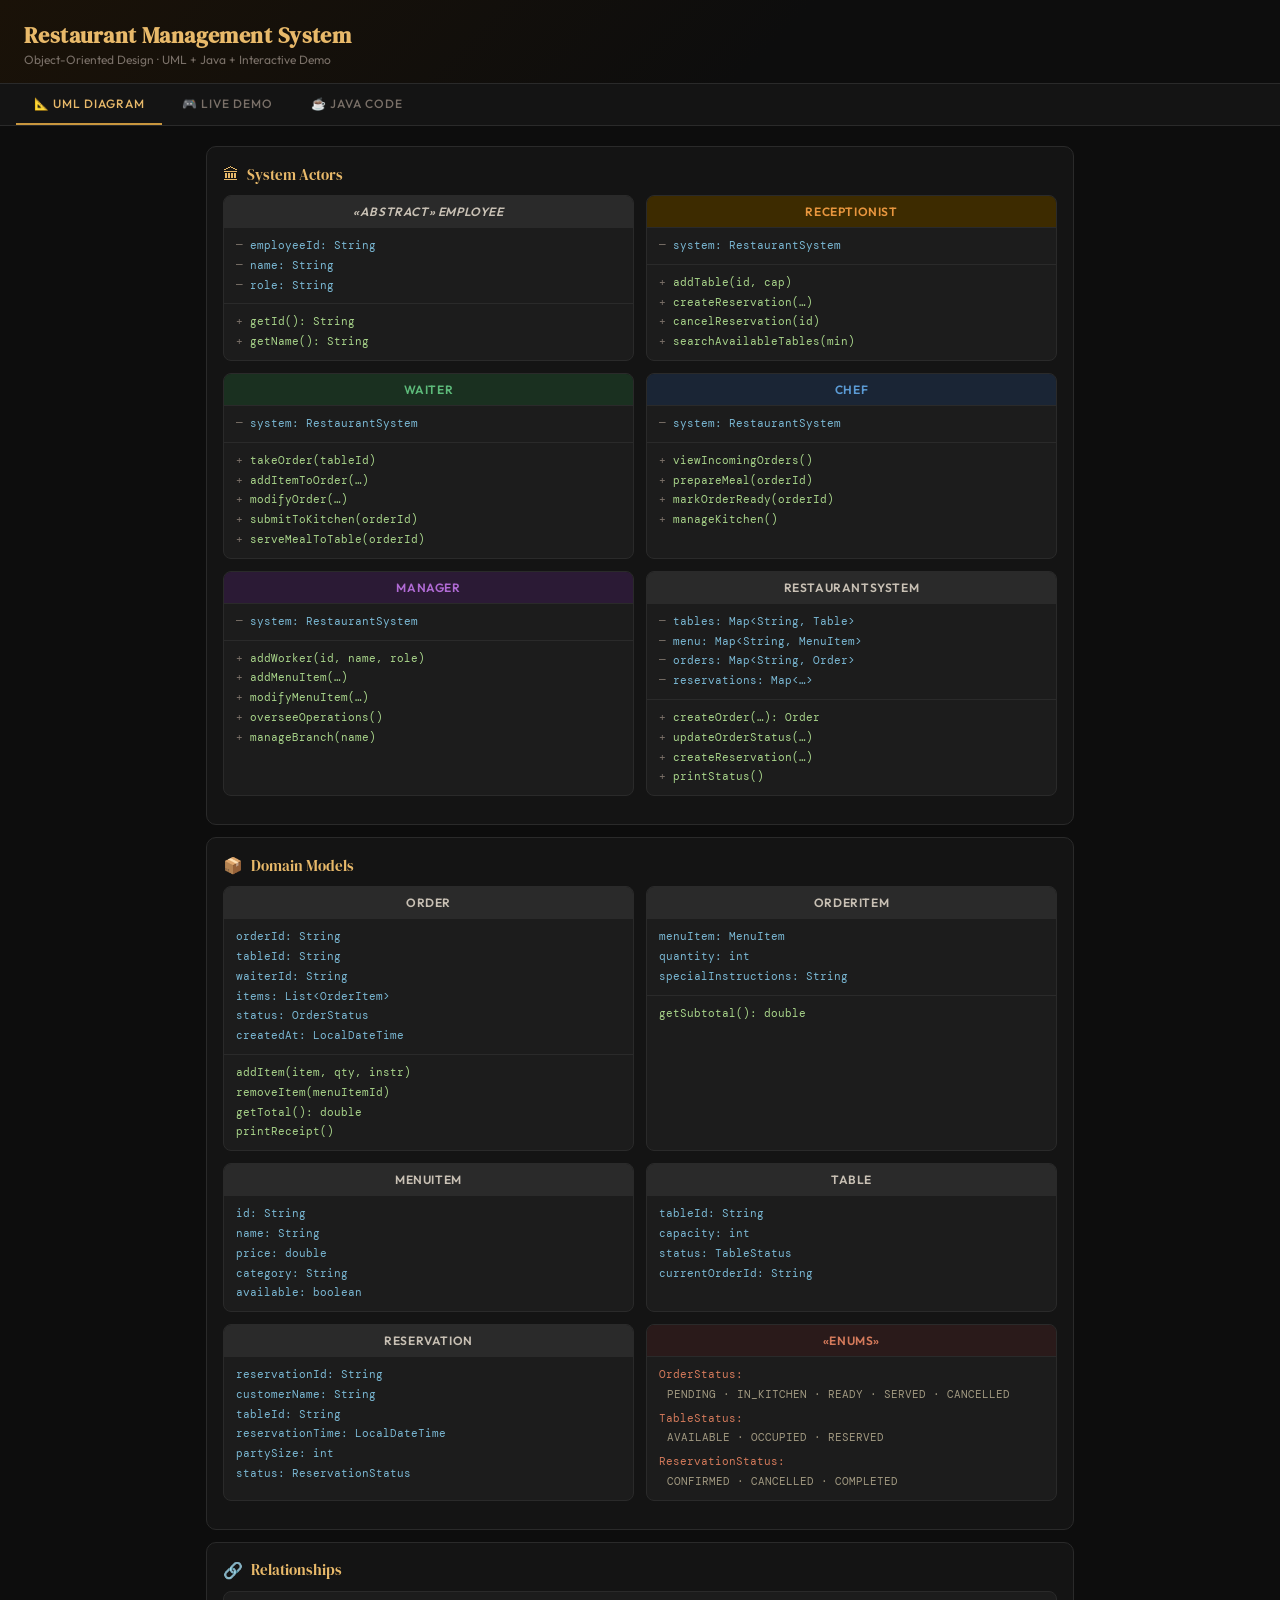
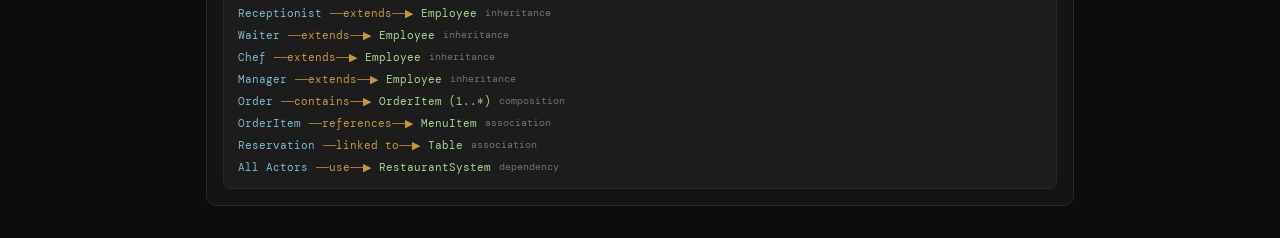
<file: restaurant_ood.html>
<!DOCTYPE html>
<html lang="en">
<head>
<meta charset="UTF-8">
<meta name="viewport" content="width=device-width, initial-scale=1.0">
<title>Restaurant Management System — OOD</title>
<style>
  @import url('https://fonts.googleapis.com/css2?family=DM+Serif+Display:ital@0;1&family=DM+Mono:wght@400;500&family=Outfit:wght@300;400;500;600&display=swap');

  :root {
    --bg: #0d0d0d;
    --surface: #141414;
    --surface2: #1c1c1c;
    --border: #2a2a2a;
    --accent: #c8963e;
    --accent2: #e8b96a;
    --red: #c0392b;
    --green: #27ae60;
    --blue: #2980b9;
    --purple: #8e44ad;
    --text: #e8e0d4;
    --muted: #7a7068;
    --font-serif: 'DM Serif Display', serif;
    --font-sans: 'Outfit', sans-serif;
    --font-mono: 'DM Mono', monospace;
  }

  * { box-sizing: border-box; margin: 0; padding: 0; }

  body {
    background: var(--bg);
    color: var(--text);
    font-family: var(--font-sans);
    min-height: 100vh;
    font-size: 14px;
  }

  /* HEADER */
  header {
    background: linear-gradient(135deg, #1a1208 0%, #0d0d0d 60%);
    border-bottom: 1px solid var(--border);
    padding: 20px 24px 16px;
    position: sticky; top: 0; z-index: 100;
  }
  header h1 {
    font-family: var(--font-serif);
    font-size: 22px;
    color: var(--accent2);
    letter-spacing: 0.02em;
  }
  header p { color: var(--muted); font-size: 12px; margin-top: 2px; }

  /* TABS */
  .tabs {
    display: flex;
    gap: 2px;
    background: var(--surface);
    border-bottom: 1px solid var(--border);
    padding: 0 16px;
    overflow-x: auto;
    scrollbar-width: none;
  }
  .tabs::-webkit-scrollbar { display: none; }
  .tab {
    padding: 12px 18px;
    cursor: pointer;
    font-size: 12px;
    font-weight: 500;
    color: var(--muted);
    border-bottom: 2px solid transparent;
    white-space: nowrap;
    transition: all 0.2s;
    text-transform: uppercase;
    letter-spacing: 0.08em;
  }
  .tab:hover { color: var(--text); }
  .tab.active { color: var(--accent2); border-bottom-color: var(--accent); }

  /* PANELS */
  .panel { display: none; padding: 20px 16px; max-width: 900px; margin: 0 auto; }
  .panel.active { display: block; }

  /* CARDS */
  .card {
    background: var(--surface);
    border: 1px solid var(--border);
    border-radius: 10px;
    padding: 16px;
    margin-bottom: 12px;
  }
  .card-title {
    font-family: var(--font-serif);
    font-size: 15px;
    color: var(--accent2);
    margin-bottom: 10px;
    display: flex; align-items: center; gap: 8px;
  }
  .card-title .icon { font-size: 16px; }

  /* UML DIAGRAM */
  .uml-grid {
    display: grid;
    grid-template-columns: 1fr 1fr;
    gap: 12px;
    margin-bottom: 12px;
  }
  .uml-class {
    background: var(--surface2);
    border-radius: 8px;
    overflow: hidden;
    border: 1px solid var(--border);
  }
  .uml-class-header {
    padding: 8px 12px;
    font-weight: 600;
    font-size: 12px;
    text-align: center;
    letter-spacing: 0.05em;
    text-transform: uppercase;
  }
  .uml-class-header.abstract { font-style: italic; }
  .uml-section {
    padding: 8px 12px;
    border-top: 1px solid var(--border);
    font-family: var(--font-mono);
    font-size: 11px;
    line-height: 1.8;
    color: #a09880;
  }
  .uml-section .field { color: #7ab8d4; }
  .uml-section .method { color: #a8d48a; }
  .uml-section .visibility { color: var(--muted); }
  .uml-rel {
    background: var(--surface2);
    border: 1px solid var(--border);
    border-radius: 8px;
    padding: 10px 14px;
    font-family: var(--font-mono);
    font-size: 11px;
    line-height: 2;
  }
  .rel-line { display: flex; align-items: center; gap: 8px; }
  .rel-from { color: #7ab8d4; }
  .rel-arrow { color: var(--accent); }
  .rel-to { color: #a8d48a; }
  .rel-label { color: var(--muted); font-size: 10px; }

  /* COLOR BADGES */
  .badge-receptionist { background: #3d2b00; color: #e8963e; }
  .badge-waiter       { background: #1a3020; color: #5dba7a; }
  .badge-manager      { background: #2b1a35; color: #b06ad4; }
  .badge-chef         { background: #1a2535; color: #5b9bd5; }
  .badge-system       { background: #2a2a2a; color: #c8c0b4; }
  .badge-enum         { background: #2a1a1a; color: #d47a5b; }

  /* INTERACTIVE DEMO */
  .role-selector {
    display: grid;
    grid-template-columns: repeat(4, 1fr);
    gap: 8px;
    margin-bottom: 16px;
  }
  .role-btn {
    padding: 10px 8px;
    border-radius: 8px;
    border: 1px solid var(--border);
    background: var(--surface2);
    cursor: pointer;
    text-align: center;
    transition: all 0.2s;
    font-family: var(--font-sans);
    font-size: 11px;
    font-weight: 600;
    text-transform: uppercase;
    letter-spacing: 0.05em;
    color: var(--muted);
  }
  .role-btn:hover { border-color: var(--accent); color: var(--text); }
  .role-btn.active { border-color: var(--accent); color: var(--accent2); background: #1f1508; }
  .role-btn .role-icon { font-size: 20px; display: block; margin-bottom: 4px; }

  .actions-grid {
    display: grid;
    grid-template-columns: 1fr 1fr;
    gap: 8px;
    margin-bottom: 16px;
  }
  .action-btn {
    padding: 10px 12px;
    border-radius: 6px;
    border: 1px solid var(--border);
    background: var(--surface2);
    cursor: pointer;
    font-family: var(--font-sans);
    font-size: 12px;
    color: var(--text);
    transition: all 0.15s;
    text-align: left;
  }
  .action-btn:hover { background: #222; border-color: var(--accent); }
  .action-btn .method-name { color: var(--accent2); font-family: var(--font-mono); font-size: 11px; display: block; margin-bottom: 2px; }

  /* LOG */
  .log-box {
    background: #080808;
    border: 1px solid var(--border);
    border-radius: 8px;
    padding: 12px;
    font-family: var(--font-mono);
    font-size: 11px;
    line-height: 1.8;
    min-height: 200px;
    max-height: 300px;
    overflow-y: auto;
  }
  .log-entry { padding: 2px 0; animation: fadeIn 0.3s ease; }
  .log-entry.system { color: var(--muted); }
  .log-entry.success { color: #5dba7a; }
  .log-entry.info    { color: #5b9bd5; }
  .log-entry.warn    { color: var(--accent2); }
  .log-entry.error   { color: #e05555; }
  .log-entry.receipt { color: #c8c0b4; border-left: 2px solid var(--accent); padding-left: 8px; }

  @keyframes fadeIn { from { opacity: 0; transform: translateY(4px); } to { opacity: 1; } }

  /* STATE VIEW */
  .state-grid { display: grid; grid-template-columns: 1fr 1fr; gap: 10px; }
  .state-box {
    background: var(--surface2);
    border: 1px solid var(--border);
    border-radius: 8px;
    padding: 10px 12px;
  }
  .state-box h4 { font-size: 10px; text-transform: uppercase; letter-spacing: 0.1em; color: var(--muted); margin-bottom: 8px; }
  .state-item {
    display: flex; justify-content: space-between; align-items: center;
    padding: 4px 0;
    border-bottom: 1px solid #1a1a1a;
    font-size: 12px;
  }
  .state-item:last-child { border-bottom: none; }
  .status-pill {
    padding: 2px 8px; border-radius: 99px; font-size: 10px; font-weight: 600;
  }
  .pill-available { background: #1a3020; color: #5dba7a; }
  .pill-occupied  { background: #3d1a1a; color: #e05555; }
  .pill-reserved  { background: #3d2b00; color: var(--accent2); }
  .pill-pending   { background: #2a2a3d; color: #8888ee; }
  .pill-kitchen   { background: #3d2b00; color: var(--accent2); }
  .pill-ready     { background: #1a3020; color: #5dba7a; }
  .pill-served    { background: #1a1a1a; color: var(--muted); }

  /* INPUT FORM */
  .form-row { display: flex; gap: 8px; margin-bottom: 8px; }
  .form-input {
    flex: 1;
    background: var(--surface2);
    border: 1px solid var(--border);
    border-radius: 6px;
    padding: 8px 10px;
    font-family: var(--font-mono);
    font-size: 12px;
    color: var(--text);
    outline: none;
  }
  .form-input:focus { border-color: var(--accent); }
  .form-select {
    flex: 1;
    background: var(--surface2);
    border: 1px solid var(--border);
    border-radius: 6px;
    padding: 8px 10px;
    font-size: 12px;
    color: var(--text);
    outline: none;
    cursor: pointer;
  }
  .btn-run {
    padding: 8px 16px;
    background: var(--accent);
    color: #0d0d0d;
    border: none;
    border-radius: 6px;
    font-weight: 700;
    font-size: 12px;
    cursor: pointer;
    font-family: var(--font-sans);
    transition: background 0.2s;
  }
  .btn-run:hover { background: var(--accent2); }

  /* JAVA CODE VIEW */
  .code-block {
    background: #080808;
    border: 1px solid var(--border);
    border-radius: 8px;
    padding: 14px;
    font-family: var(--font-mono);
    font-size: 11px;
    line-height: 1.9;
    overflow-x: auto;
    white-space: pre;
    color: #c8c0b4;
  }
  .kw  { color: #cc99cd; }
  .cls { color: #7ab8d4; }
  .str { color: #7ec699; }
  .cmt { color: #5a5a5a; font-style: italic; }
  .num { color: #f08d49; }
  .fn  { color: #e8c96e; }

  .section-label {
    font-size: 10px;
    text-transform: uppercase;
    letter-spacing: 0.12em;
    color: var(--muted);
    margin-bottom: 8px;
    margin-top: 16px;
  }
  .divider {
    border: none;
    border-top: 1px solid var(--border);
    margin: 16px 0;
  }

  /* SCROLLBAR */
  ::-webkit-scrollbar { width: 4px; height: 4px; }
  ::-webkit-scrollbar-track { background: var(--bg); }
  ::-webkit-scrollbar-thumb { background: var(--border); border-radius: 2px; }
</style>
</head>
<body>

<header>
  <h1>Restaurant Management System</h1>
  <p>Object-Oriented Design · UML + Java + Interactive Demo</p>
</header>

<nav class="tabs">
  <div class="tab active" onclick="showTab('uml')">📐 UML Diagram</div>
  <div class="tab" onclick="showTab('demo')">🎮 Live Demo</div>
  <div class="tab" onclick="showTab('java')">☕ Java Code</div>
</nav>

<!-- =================== UML TAB =================== -->
<div id="tab-uml" class="panel active">

  <div class="card">
    <div class="card-title"><span class="icon">🏛</span> System Actors</div>
    <div class="uml-grid">

      <div class="uml-class">
        <div class="uml-class-header abstract badge-system">«abstract» Employee</div>
        <div class="uml-section">
          <div><span class="visibility">—</span> <span class="field">employeeId: String</span></div>
          <div><span class="visibility">—</span> <span class="field">name: String</span></div>
          <div><span class="visibility">—</span> <span class="field">role: String</span></div>
        </div>
        <div class="uml-section">
          <div><span class="visibility">+</span> <span class="method">getId(): String</span></div>
          <div><span class="visibility">+</span> <span class="method">getName(): String</span></div>
        </div>
      </div>

      <div class="uml-class">
        <div class="uml-class-header badge-receptionist">Receptionist</div>
        <div class="uml-section">
          <div><span class="visibility">—</span> <span class="field">system: RestaurantSystem</span></div>
        </div>
        <div class="uml-section">
          <div><span class="visibility">+</span> <span class="method">addTable(id, cap)</span></div>
          <div><span class="visibility">+</span> <span class="method">createReservation(…)</span></div>
          <div><span class="visibility">+</span> <span class="method">cancelReservation(id)</span></div>
          <div><span class="visibility">+</span> <span class="method">searchAvailableTables(min)</span></div>
        </div>
      </div>

      <div class="uml-class">
        <div class="uml-class-header badge-waiter">Waiter</div>
        <div class="uml-section">
          <div><span class="visibility">—</span> <span class="field">system: RestaurantSystem</span></div>
        </div>
        <div class="uml-section">
          <div><span class="visibility">+</span> <span class="method">takeOrder(tableId)</span></div>
          <div><span class="visibility">+</span> <span class="method">addItemToOrder(…)</span></div>
          <div><span class="visibility">+</span> <span class="method">modifyOrder(…)</span></div>
          <div><span class="visibility">+</span> <span class="method">submitToKitchen(orderId)</span></div>
          <div><span class="visibility">+</span> <span class="method">serveMealToTable(orderId)</span></div>
        </div>
      </div>

      <div class="uml-class">
        <div class="uml-class-header badge-chef">Chef</div>
        <div class="uml-section">
          <div><span class="visibility">—</span> <span class="field">system: RestaurantSystem</span></div>
        </div>
        <div class="uml-section">
          <div><span class="visibility">+</span> <span class="method">viewIncomingOrders()</span></div>
          <div><span class="visibility">+</span> <span class="method">prepareMeal(orderId)</span></div>
          <div><span class="visibility">+</span> <span class="method">markOrderReady(orderId)</span></div>
          <div><span class="visibility">+</span> <span class="method">manageKitchen()</span></div>
        </div>
      </div>

      <div class="uml-class">
        <div class="uml-class-header badge-manager">Manager</div>
        <div class="uml-section">
          <div><span class="visibility">—</span> <span class="field">system: RestaurantSystem</span></div>
        </div>
        <div class="uml-section">
          <div><span class="visibility">+</span> <span class="method">addWorker(id, name, role)</span></div>
          <div><span class="visibility">+</span> <span class="method">addMenuItem(…)</span></div>
          <div><span class="visibility">+</span> <span class="method">modifyMenuItem(…)</span></div>
          <div><span class="visibility">+</span> <span class="method">overseeOperations()</span></div>
          <div><span class="visibility">+</span> <span class="method">manageBranch(name)</span></div>
        </div>
      </div>

      <div class="uml-class">
        <div class="uml-class-header badge-system">RestaurantSystem</div>
        <div class="uml-section">
          <div><span class="visibility">—</span> <span class="field">tables: Map&lt;String, Table&gt;</span></div>
          <div><span class="visibility">—</span> <span class="field">menu: Map&lt;String, MenuItem&gt;</span></div>
          <div><span class="visibility">—</span> <span class="field">orders: Map&lt;String, Order&gt;</span></div>
          <div><span class="visibility">—</span> <span class="field">reservations: Map&lt;…&gt;</span></div>
        </div>
        <div class="uml-section">
          <div><span class="visibility">+</span> <span class="method">createOrder(…): Order</span></div>
          <div><span class="visibility">+</span> <span class="method">updateOrderStatus(…)</span></div>
          <div><span class="visibility">+</span> <span class="method">createReservation(…)</span></div>
          <div><span class="visibility">+</span> <span class="method">printStatus()</span></div>
        </div>
      </div>

    </div>
  </div>

  <div class="card">
    <div class="card-title"><span class="icon">📦</span> Domain Models</div>
    <div class="uml-grid">

      <div class="uml-class">
        <div class="uml-class-header badge-system">Order</div>
        <div class="uml-section">
          <div><span class="field">orderId: String</span></div>
          <div><span class="field">tableId: String</span></div>
          <div><span class="field">waiterId: String</span></div>
          <div><span class="field">items: List&lt;OrderItem&gt;</span></div>
          <div><span class="field">status: OrderStatus</span></div>
          <div><span class="field">createdAt: LocalDateTime</span></div>
        </div>
        <div class="uml-section">
          <div><span class="method">addItem(item, qty, instr)</span></div>
          <div><span class="method">removeItem(menuItemId)</span></div>
          <div><span class="method">getTotal(): double</span></div>
          <div><span class="method">printReceipt()</span></div>
        </div>
      </div>

      <div class="uml-class">
        <div class="uml-class-header badge-system">OrderItem</div>
        <div class="uml-section">
          <div><span class="field">menuItem: MenuItem</span></div>
          <div><span class="field">quantity: int</span></div>
          <div><span class="field">specialInstructions: String</span></div>
        </div>
        <div class="uml-section">
          <div><span class="method">getSubtotal(): double</span></div>
        </div>
      </div>

      <div class="uml-class">
        <div class="uml-class-header badge-system">MenuItem</div>
        <div class="uml-section">
          <div><span class="field">id: String</span></div>
          <div><span class="field">name: String</span></div>
          <div><span class="field">price: double</span></div>
          <div><span class="field">category: String</span></div>
          <div><span class="field">available: boolean</span></div>
        </div>
      </div>

      <div class="uml-class">
        <div class="uml-class-header badge-system">Table</div>
        <div class="uml-section">
          <div><span class="field">tableId: String</span></div>
          <div><span class="field">capacity: int</span></div>
          <div><span class="field">status: TableStatus</span></div>
          <div><span class="field">currentOrderId: String</span></div>
        </div>
      </div>

      <div class="uml-class">
        <div class="uml-class-header badge-system">Reservation</div>
        <div class="uml-section">
          <div><span class="field">reservationId: String</span></div>
          <div><span class="field">customerName: String</span></div>
          <div><span class="field">tableId: String</span></div>
          <div><span class="field">reservationTime: LocalDateTime</span></div>
          <div><span class="field">partySize: int</span></div>
          <div><span class="field">status: ReservationStatus</span></div>
        </div>
      </div>

      <div class="uml-class">
        <div class="uml-class-header badge-enum">«enums»</div>
        <div class="uml-section">
          <div style="color:#d47a5b">OrderStatus:</div>
          <div style="padding-left:8px;color:#a09880">PENDING · IN_KITCHEN · READY · SERVED · CANCELLED</div>
          <div style="color:#d47a5b;margin-top:4px">TableStatus:</div>
          <div style="padding-left:8px;color:#a09880">AVAILABLE · OCCUPIED · RESERVED</div>
          <div style="color:#d47a5b;margin-top:4px">ReservationStatus:</div>
          <div style="padding-left:8px;color:#a09880">CONFIRMED · CANCELLED · COMPLETED</div>
        </div>
      </div>

    </div>
  </div>

  <div class="card">
    <div class="card-title"><span class="icon">🔗</span> Relationships</div>
    <div class="uml-rel">
      <div class="rel-line"><span class="rel-from">Receptionist</span><span class="rel-arrow">──extends──▶</span><span class="rel-to">Employee</span><span class="rel-label">inheritance</span></div>
      <div class="rel-line"><span class="rel-from">Waiter</span><span class="rel-arrow">──extends──▶</span><span class="rel-to">Employee</span><span class="rel-label">inheritance</span></div>
      <div class="rel-line"><span class="rel-from">Chef</span><span class="rel-arrow">──extends──▶</span><span class="rel-to">Employee</span><span class="rel-label">inheritance</span></div>
      <div class="rel-line"><span class="rel-from">Manager</span><span class="rel-arrow">──extends──▶</span><span class="rel-to">Employee</span><span class="rel-label">inheritance</span></div>
      <div class="rel-line"><span class="rel-from">Order</span><span class="rel-arrow">──contains──▶</span><span class="rel-to">OrderItem (1..*)</span><span class="rel-label">composition</span></div>
      <div class="rel-line"><span class="rel-from">OrderItem</span><span class="rel-arrow">──references──▶</span><span class="rel-to">MenuItem</span><span class="rel-label">association</span></div>
      <div class="rel-line"><span class="rel-from">Reservation</span><span class="rel-arrow">──linked to──▶</span><span class="rel-to">Table</span><span class="rel-label">association</span></div>
      <div class="rel-line"><span class="rel-from">All Actors</span><span class="rel-arrow">──use──▶</span><span class="rel-to">RestaurantSystem</span><span class="rel-label">dependency</span></div>
    </div>
  </div>

</div>

<!-- =================== DEMO TAB =================== -->
<div id="tab-demo" class="panel">

  <div class="card">
    <div class="card-title"><span class="icon">👥</span> Select Your Role</div>
    <div class="role-selector">
      <div class="role-btn active" onclick="selectRole('receptionist')" id="btn-receptionist">
        <span class="role-icon">🛎</span>Receptionist
      </div>
      <div class="role-btn" onclick="selectRole('waiter')" id="btn-waiter">
        <span class="role-icon">🍽</span>Waiter
      </div>
      <div class="role-btn" onclick="selectRole('chef')" id="btn-chef">
        <span class="role-icon">👨‍🍳</span>Chef
      </div>
      <div class="role-btn" onclick="selectRole('manager')" id="btn-manager">
        <span class="role-icon">📊</span>Manager
      </div>
    </div>

    <div id="actions-panel"></div>
  </div>

  <div class="card">
    <div class="card-title"><span class="icon">📋</span> System Log</div>
    <div class="log-box" id="log-box">
      <div class="log-entry system">// Restaurant Management System initialized</div>
      <div class="log-entry system">// Menu loaded: 6 items · Tables: 4 · Staff: 4</div>
      <div class="log-entry system">// Select a role and perform actions...</div>
    </div>
  </div>

  <div class="card">
    <div class="card-title"><span class="icon">🏪</span> Live State</div>
    <div class="state-grid" id="state-view"></div>
  </div>

</div>

<!-- =================== JAVA CODE TAB =================== -->
<div id="tab-java" class="panel">
  <div class="card">
    <div class="card-title"><span class="icon">☕</span> Key Classes Overview</div>

    <div class="section-label">Employee Hierarchy</div>
    <div class="code-block"><span class="kw">abstract class</span> <span class="cls">Employee</span> {
  <span class="kw">protected</span> <span class="cls">String</span> employeeId, name, role;
  <span class="kw">public</span> <span class="cls">Employee</span>(<span class="cls">String</span> id, <span class="cls">String</span> name, <span class="cls">String</span> role) { ... }
}

<span class="kw">class</span> <span class="cls">Waiter</span> <span class="kw">extends</span> <span class="cls">Employee</span> {
  <span class="kw">private</span> <span class="cls">RestaurantSystem</span> system;

  <span class="kw">public</span> <span class="cls">Order</span> <span class="fn">takeOrder</span>(<span class="cls">String</span> tableId) {
    <span class="kw">return</span> system.<span class="fn">createOrder</span>(tableId, employeeId);
  }
  <span class="kw">public void</span> <span class="fn">submitToKitchen</span>(<span class="cls">String</span> orderId) {
    system.<span class="fn">updateOrderStatus</span>(orderId, <span class="cls">OrderStatus</span>.IN_KITCHEN);
  }
  <span class="kw">public void</span> <span class="fn">serveMealToTable</span>(<span class="cls">String</span> orderId) {
    system.<span class="fn">updateOrderStatus</span>(orderId, <span class="cls">OrderStatus</span>.SERVED);
  }
}</div>

    <div class="section-label">Order & OrderItem</div>
    <div class="code-block"><span class="kw">class</span> <span class="cls">Order</span> {
  <span class="kw">private</span> <span class="cls">List</span>&lt;<span class="cls">OrderItem</span>&gt; items = <span class="kw">new</span> <span class="cls">ArrayList</span>&lt;&gt;();
  <span class="kw">private</span> <span class="cls">OrderStatus</span> status = <span class="cls">OrderStatus</span>.PENDING;

  <span class="kw">public void</span> <span class="fn">addItem</span>(<span class="cls">MenuItem</span> item, <span class="kw">int</span> qty, <span class="cls">String</span> instr) {
    <span class="cmt">// Merge if item already exists in order</span>
    <span class="kw">for</span> (<span class="cls">OrderItem</span> oi : items) {
      <span class="kw">if</span> (oi.<span class="fn">getMenuItem</span>().<span class="fn">getId</span>().<span class="fn">equals</span>(item.<span class="fn">getId</span>())) {
        oi.<span class="fn">setQuantity</span>(oi.<span class="fn">getQuantity</span>() + qty); <span class="kw">return</span>;
      }
    }
    items.<span class="fn">add</span>(<span class="kw">new</span> <span class="cls">OrderItem</span>(item, qty, instr));
  }

  <span class="kw">public double</span> <span class="fn">getTotal</span>() {
    <span class="kw">return</span> items.<span class="fn">stream</span>().<span class="fn">mapToDouble</span>(<span class="cls">OrderItem</span>::getSubtotal).<span class="fn">sum</span>();
  }
}</div>

    <div class="section-label">Restaurant System Core</div>
    <div class="code-block"><span class="kw">class</span> <span class="cls">RestaurantSystem</span> {
  <span class="kw">private</span> <span class="cls">Map</span>&lt;<span class="cls">String</span>, <span class="cls">Table</span>&gt; tables = <span class="kw">new</span> <span class="cls">LinkedHashMap</span>&lt;&gt;();
  <span class="kw">private</span> <span class="cls">Map</span>&lt;<span class="cls">String</span>, <span class="cls">MenuItem</span>&gt; menu = <span class="kw">new</span> <span class="cls">LinkedHashMap</span>&lt;&gt;();
  <span class="kw">private</span> <span class="cls">Map</span>&lt;<span class="cls">String</span>, <span class="cls">Order</span>&gt; orders = <span class="kw">new</span> <span class="cls">LinkedHashMap</span>&lt;&gt;();

  <span class="kw">public</span> <span class="cls">Order</span> <span class="fn">createOrder</span>(<span class="cls">String</span> tableId, <span class="cls">String</span> waiterId) {
    <span class="cls">String</span> orderId = <span class="str">"ORD"</span> + <span class="cls">String</span>.<span class="fn">format</span>(<span class="str">"%03d"</span>, orderCounter++);
    <span class="cls">Order</span> order = <span class="kw">new</span> <span class="cls">Order</span>(orderId, tableId, waiterId);
    orders.<span class="fn">put</span>(orderId, order);
    tables.<span class="fn">get</span>(tableId).<span class="fn">setStatus</span>(<span class="cls">TableStatus</span>.OCCUPIED);
    <span class="kw">return</span> order;
  }

  <span class="kw">public void</span> <span class="fn">updateOrderStatus</span>(<span class="cls">String</span> orderId, <span class="cls">OrderStatus</span> status) {
    <span class="cls">Order</span> o = orders.<span class="fn">get</span>(orderId);
    <span class="kw">if</span> (o != <span class="kw">null</span>) {
      o.<span class="fn">setStatus</span>(status);
      <span class="kw">if</span> (status == <span class="cls">OrderStatus</span>.SERVED)
        tables.<span class="fn">get</span>(o.<span class="fn">getTableId</span>()).<span class="fn">setStatus</span>(<span class="cls">TableStatus</span>.AVAILABLE);
    }
  }
}</div>

    <div class="section-label">Main Demo Snippet</div>
    <div class="code-block"><span class="cls">RestaurantSystem</span> system = <span class="kw">new</span> <span class="cls">RestaurantSystem</span>(<span class="str">"La Bella Italia"</span>);
<span class="cls">Manager</span> manager = <span class="kw">new</span> <span class="cls">Manager</span>(<span class="str">"M001"</span>, <span class="str">"Sofia Romano"</span>, system);
<span class="cls">Waiter</span> waiter = <span class="kw">new</span> <span class="cls">Waiter</span>(<span class="str">"W001"</span>, <span class="str">"James Park"</span>, system);
<span class="cls">Chef</span> chef = <span class="kw">new</span> <span class="cls">Chef</span>(<span class="str">"C001"</span>, <span class="str">"Marco Rossi"</span>, system);

manager.<span class="fn">addMenuItem</span>(<span class="str">"P001"</span>, <span class="str">"Margherita Pizza"</span>, <span class="num">12.99</span>, <span class="str">"Pizza"</span>);

<span class="cls">Order</span> order = waiter.<span class="fn">takeOrder</span>(<span class="str">"T2"</span>);
waiter.<span class="fn">addItemToOrder</span>(order.<span class="fn">getOrderId</span>(), <span class="str">"P001"</span>, <span class="num">2</span>, <span class="str">"extra cheese"</span>);
waiter.<span class="fn">submitToKitchen</span>(order.<span class="fn">getOrderId</span>());

chef.<span class="fn">markOrderReady</span>(order.<span class="fn">getOrderId</span>());
waiter.<span class="fn">serveMealToTable</span>(order.<span class="fn">getOrderId</span>());
order.<span class="fn">printReceipt</span>(); <span class="cmt">// Total: $25.98</span></div>
  </div>
</div>

<script>
// ============== STATE ==============
const state = {
  tables: {
    T1: { cap: 2, status: 'AVAILABLE', orderId: null },
    T2: { cap: 4, status: 'AVAILABLE', orderId: null },
    T3: { cap: 6, status: 'AVAILABLE', orderId: null },
    T4: { cap: 4, status: 'AVAILABLE', orderId: null },
  },
  menu: [
    { id: 'P001', name: 'Margherita Pizza',    price: 12.99, cat: 'Pizza',    avail: true },
    { id: 'P002', name: 'Pepperoni Pizza',     price: 14.99, cat: 'Pizza',    avail: true },
    { id: 'PA01', name: 'Spaghetti Carbonara', price: 13.99, cat: 'Pasta',    avail: true },
    { id: 'PA02', name: 'Fettuccine Alfredo',  price: 12.99, cat: 'Pasta',    avail: true },
    { id: 'D001', name: 'Tiramisu',            price:  6.99, cat: 'Dessert',  avail: true },
    { id: 'B001', name: 'Sparkling Water',     price:  2.99, cat: 'Beverage', avail: true },
  ],
  orders: {},
  reservations: {},
  orderCounter: 1,
  resCounter: 1,
  currentRole: 'receptionist',
};

// ============== TABS ==============
function showTab(name) {
  document.querySelectorAll('.panel').forEach(p => p.classList.remove('active'));
  document.querySelectorAll('.tab').forEach(t => t.classList.remove('active'));
  document.getElementById('tab-' + name).classList.add('active');
  event.target.classList.add('active');
  if (name === 'demo') renderState();
}

// ============== ROLE ==============
function selectRole(role) {
  state.currentRole = role;
  document.querySelectorAll('.role-btn').forEach(b => b.classList.remove('active'));
  document.getElementById('btn-' + role).classList.add('active');
  renderActions(role);
}

function renderActions(role) {
  const panel = document.getElementById('actions-panel');
  const actions = {
    receptionist: [
      { name: 'addTable()', desc: 'Add a new table', fn: 'actionAddTable' },
      { name: 'createReservation()', desc: 'Book a table', fn: 'actionCreateReservation' },
      { name: 'cancelReservation()', desc: 'Cancel booking', fn: 'actionCancelReservation' },
      { name: 'searchAvailableTables()', desc: 'Find free tables', fn: 'actionSearchTables' },
    ],
    waiter: [
      { name: 'takeOrder()', desc: 'Start new order for table', fn: 'actionTakeOrder' },
      { name: 'addItemToOrder()', desc: 'Add dish to order', fn: 'actionAddItem' },
      { name: 'submitToKitchen()', desc: 'Send order to chef', fn: 'actionSubmitKitchen' },
      { name: 'serveMealToTable()', desc: 'Mark order served', fn: 'actionServe' },
    ],
    chef: [
      { name: 'viewIncomingOrders()', desc: 'See kitchen queue', fn: 'actionViewKitchen' },
      { name: 'prepareMeal()', desc: 'Start preparing order', fn: 'actionPrepare' },
      { name: 'markOrderReady()', desc: 'Mark food ready', fn: 'actionMarkReady' },
      { name: 'manageKitchen()', desc: 'Kitchen overview', fn: 'actionManageKitchen' },
    ],
    manager: [
      { name: 'addMenuItem()', desc: 'Add dish to menu', fn: 'actionAddMenuItem' },
      { name: 'modifyMenuItem()', desc: 'Update price/availability', fn: 'actionModifyMenu' },
      { name: 'addWorker()', desc: 'Hire new employee', fn: 'actionAddWorker' },
      { name: 'overseeOperations()', desc: 'Full system snapshot', fn: 'actionOverview' },
    ],
  };

  panel.innerHTML = `<div class="actions-grid">${
    actions[role].map(a => `
      <div class="action-btn" onclick="${a.fn}()">
        <span class="method-name">${a.name}</span>
        ${a.desc}
      </div>
    `).join('')
  }</div>`;
}

// ============== LOG ==============
function log(msg, type = 'info') {
  const box = document.getElementById('log-box');
  const el = document.createElement('div');
  el.className = 'log-entry ' + type;
  const time = new Date().toLocaleTimeString('en', { hour12: false });
  el.textContent = `[${time}] ${msg}`;
  box.appendChild(el);
  box.scrollTop = box.scrollHeight;
}

// ============== STATE RENDER ==============
function renderState() {
  const view = document.getElementById('state-view');

  // Tables
  const tableHTML = Object.entries(state.tables).map(([id, t]) => {
    const cls = { AVAILABLE: 'pill-available', OCCUPIED: 'pill-occupied', RESERVED: 'pill-reserved' }[t.status];
    return `<div class="state-item"><span>Table ${id} (${t.cap})</span><span class="status-pill ${cls}">${t.status}</span></div>`;
  }).join('');

  // Active orders
  const orderHTML = Object.entries(state.orders).filter(([,o]) => o.status !== 'SERVED').map(([id, o]) => {
    const cls = { PENDING: 'pill-pending', IN_KITCHEN: 'pill-kitchen', READY: 'pill-ready', SERVED: 'pill-served' }[o.status];
    return `<div class="state-item"><span>${id}</span><span class="status-pill ${cls}">${o.status}</span></div>`;
  }).join('') || '<div class="state-item" style="color:var(--muted)">No active orders</div>';

  // Reservations
  const resHTML = Object.entries(state.reservations).filter(([,r]) => r.status === 'CONFIRMED').map(([id, r]) => {
    return `<div class="state-item"><span>${r.customer} (T${r.tableId})</span><span class="status-pill pill-available">CONFIRMED</span></div>`;
  }).join('') || '<div class="state-item" style="color:var(--muted)">No reservations</div>';

  view.innerHTML = `
    <div class="state-box"><h4>Tables</h4>${tableHTML}</div>
    <div class="state-box"><h4>Active Orders</h4>${orderHTML}</div>
    <div class="state-box" style="grid-column:1/-1"><h4>Reservations</h4>${resHTML}</div>
  `;
}

// ============== ACTIONS ==============
function actionAddTable() {
  const id = 'T' + (Object.keys(state.tables).length + 1);
  const cap = [2, 4, 6][Math.floor(Math.random() * 3)];
  state.tables[id] = { cap, status: 'AVAILABLE', orderId: null };
  log(`Receptionist → addTable("${id}", ${cap}) → Table added`, 'success');
  renderState();
}

function actionCreateReservation() {
  const available = Object.entries(state.tables).filter(([,t]) => t.status === 'AVAILABLE');
  if (!available.length) { log('No available tables for reservation', 'error'); return; }
  const [tid] = available[Math.floor(Math.random() * available.length)];
  const names = ['Alice Johnson', 'Bob Martinez', 'Carol White', 'David Kim'];
  const name = names[Math.floor(Math.random() * names.length)];
  const id = 'RES' + String(state.resCounter++).padStart(3, '0');
  state.reservations[id] = { customer: name, tableId: tid, status: 'CONFIRMED' };
  state.tables[tid].status = 'RESERVED';
  log(`Receptionist → createReservation("${name}", table ${tid}) → ${id} confirmed`, 'success');
  renderState();
}

function actionCancelReservation() {
  const confirmed = Object.entries(state.reservations).filter(([,r]) => r.status === 'CONFIRMED');
  if (!confirmed.length) { log('No active reservations to cancel', 'warn'); return; }
  const [rid, res] = confirmed[0];
  res.status = 'CANCELLED';
  state.tables[res.tableId].status = 'AVAILABLE';
  log(`Receptionist → cancelReservation("${rid}") → Reservation cancelled, table freed`, 'warn');
  renderState();
}

function actionSearchTables() {
  const avail = Object.entries(state.tables).filter(([,t]) => t.status === 'AVAILABLE');
  log(`Receptionist → searchAvailableTables() → ${avail.length} table(s) available: ${avail.map(([id])=>id).join(', ')}`, 'info');
}

function actionTakeOrder() {
  const available = Object.entries(state.tables).filter(([,t]) => t.status === 'AVAILABLE');
  if (!available.length) { log('No available tables to start order', 'error'); return; }
  const [tid] = available[0];
  const ordId = 'ORD' + String(state.orderCounter++).padStart(3, '0');
  state.orders[ordId] = { tableId: tid, status: 'PENDING', items: [] };
  state.tables[tid].status = 'OCCUPIED';
  state.tables[tid].orderId = ordId;
  log(`Waiter → takeOrder("${tid}") → Order ${ordId} created`, 'success');
  renderState();
}

function actionAddItem() {
  const pending = Object.entries(state.orders).filter(([,o]) => o.status === 'PENDING');
  if (!pending.length) { log('No pending orders. Take an order first!', 'warn'); return; }
  const [oid, order] = pending[0];
  const item = state.menu[Math.floor(Math.random() * state.menu.length)];
  const qty = Math.floor(Math.random() * 2) + 1;
  order.items.push({ name: item.name, price: item.price, qty });
  log(`Waiter → addItemToOrder("${oid}", "${item.name}" x${qty}) → Item added`, 'success');
}

function actionSubmitKitchen() {
  const pending = Object.entries(state.orders).filter(([,o]) => o.status === 'PENDING');
  if (!pending.length) { log('No pending orders to submit', 'warn'); return; }
  const [oid, order] = pending[0];
  if (!order.items.length) {
    order.items.push({ name: 'Margherita Pizza', price: 12.99, qty: 1 });
    log(`Waiter → auto-added 1 item before submitting`, 'system');
  }
  order.status = 'IN_KITCHEN';
  log(`Waiter → submitToKitchen("${oid}") → Sent to kitchen 🔥`, 'warn');
  renderState();
}

function actionServe() {
  const ready = Object.entries(state.orders).filter(([,o]) => o.status === 'READY');
  if (!ready.length) { log('No ready orders to serve. Mark order as ready first!', 'warn'); return; }
  const [oid, order] = ready[0];
  order.status = 'SERVED';
  state.tables[order.tableId].status = 'AVAILABLE';
  const total = order.items.reduce((s, i) => s + i.price * i.qty, 0);
  log(`Waiter → serveMealToTable("${oid}") → Served! Table freed`, 'success');
  log(`  Receipt: ${order.items.map(i=>`${i.name} x${i.qty}`).join(', ')} | Total: $${total.toFixed(2)}`, 'receipt');
  renderState();
}

function actionViewKitchen() {
  const inKitchen = Object.entries(state.orders).filter(([,o]) => o.status === 'IN_KITCHEN');
  if (!inKitchen.length) { log('Chef → viewIncomingOrders() → Kitchen queue empty', 'info'); return; }
  log(`Chef → viewIncomingOrders() → ${inKitchen.length} order(s) in queue: ${inKitchen.map(([id])=>id).join(', ')}`, 'info');
}

function actionPrepare() {
  const inKitchen = Object.entries(state.orders).filter(([,o]) => o.status === 'IN_KITCHEN');
  if (!inKitchen.length) { log('No orders in kitchen to prepare', 'warn'); return; }
  const [oid] = inKitchen[0];
  log(`Chef → prepareMeal("${oid}") → 🍳 Cooking in progress...`, 'warn');
}

function actionMarkReady() {
  const inKitchen = Object.entries(state.orders).filter(([,o]) => o.status === 'IN_KITCHEN');
  if (!inKitchen.length) { log('No orders in kitchen queue', 'warn'); return; }
  const [oid, order] = inKitchen[0];
  order.status = 'READY';
  log(`Chef → markOrderReady("${oid}") → ✅ Order ready for pickup`, 'success');
  renderState();
}

function actionManageKitchen() {
  const inK = Object.values(state.orders).filter(o => o.status === 'IN_KITCHEN').length;
  const ready = Object.values(state.orders).filter(o => o.status === 'READY').length;
  log(`Chef → manageKitchen() → Kitchen: ${inK} cooking, ${ready} ready to serve`, 'info');
}

function actionAddMenuItem() {
  const items = ['Lasagna', 'Bruschetta', 'Cannoli', 'Risotto', 'Panna Cotta'];
  const name = items[Math.floor(Math.random() * items.length)];
  const price = (Math.random() * 10 + 8).toFixed(2);
  state.menu.push({ id: 'NEW' + state.menu.length, name, price: parseFloat(price), cat: 'Special', avail: true });
  log(`Manager → addMenuItem("${name}", $${price}) → Added to menu`, 'success');
}

function actionModifyMenu() {
  const item = state.menu[Math.floor(Math.random() * state.menu.length)];
  const oldPrice = item.price;
  item.price = parseFloat((item.price * 1.1).toFixed(2));
  log(`Manager → modifyMenuItem("${item.id}") → Price: $${oldPrice} → $${item.price}`, 'warn');
}

function actionAddWorker() {
  const roles = ['Waiter', 'Chef', 'Receptionist'];
  const names = ['Lucas Brown', 'Mia Davis', 'Ethan Wilson', 'Ava Garcia'];
  const role = roles[Math.floor(Math.random() * roles.length)];
  const name = names[Math.floor(Math.random() * names.length)];
  log(`Manager → addWorker("${name}", "${role}") → Employee added to staff`, 'success');
}

function actionOverview() {
  const avail = Object.values(state.tables).filter(t => t.status === 'AVAILABLE').length;
  const occupied = Object.values(state.tables).filter(t => t.status === 'OCCUPIED').length;
  const activeOrders = Object.values(state.orders).filter(o => o.status !== 'SERVED').length;
  log(`Manager → overseeOperations()`, 'info');
  log(`  Tables: ${avail} available, ${occupied} occupied, ${Object.keys(state.tables).length} total`, 'system');
  log(`  Active orders: ${activeOrders} | Menu items: ${state.menu.length}`, 'system');
  log(`  Reservations: ${Object.values(state.reservations).filter(r => r.status === 'CONFIRMED').length} confirmed`, 'system');
}

// ============== INIT ==============
selectRole('receptionist');
renderState();
</script>
</body>
</html>
</file>
